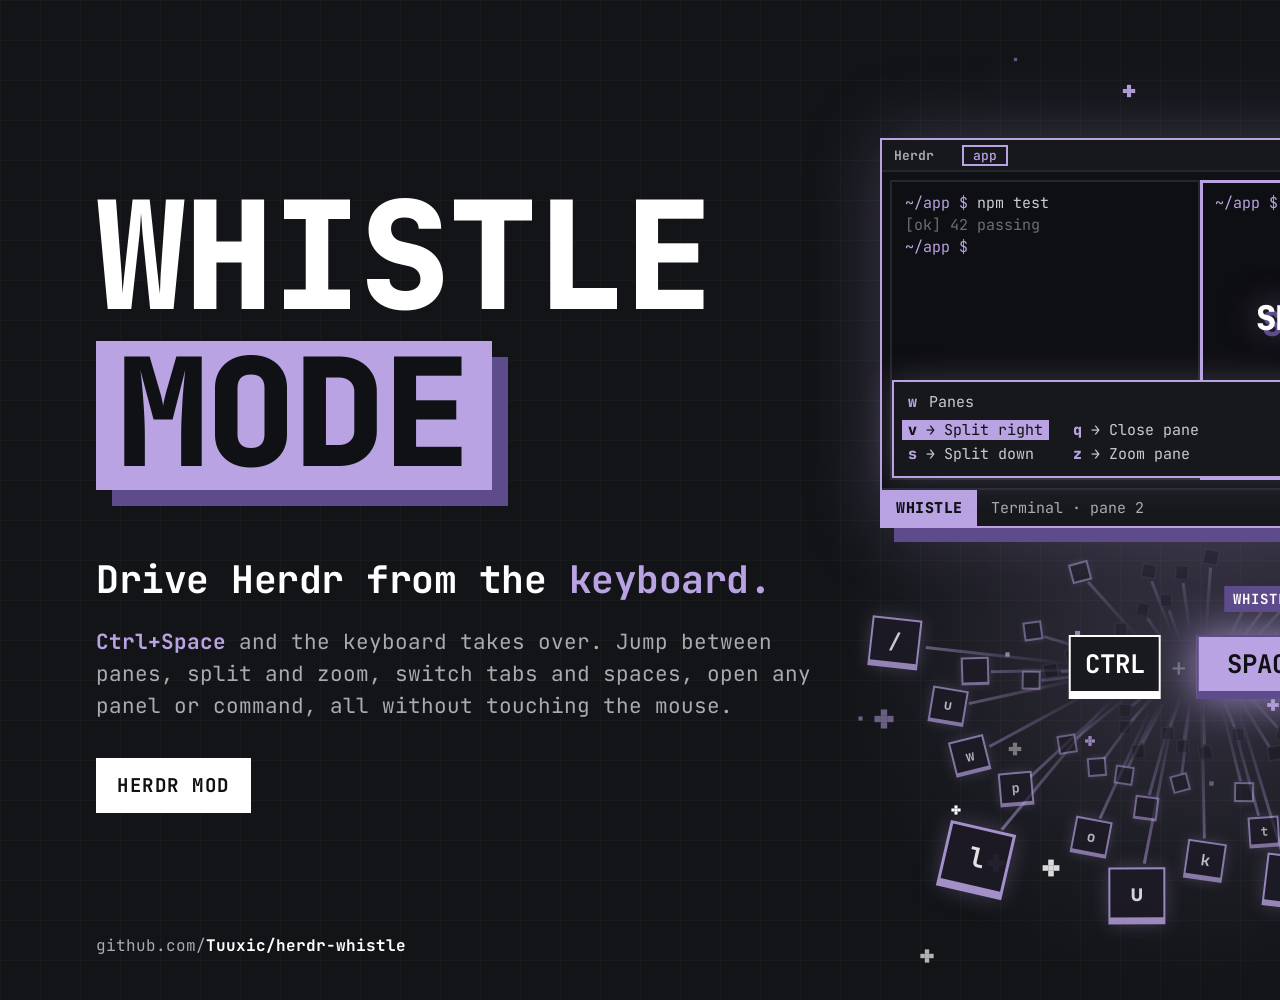
<file: preview-src/index.html>
<!doctype html><html><head><meta charset="utf-8"><title>Whistle preview</title>
<link rel="stylesheet" href="poster.css">
<style>
:root{--accent:#b9a3e3;--accent-deep:#5e4b8b;--deep:#5e4b8b;--glow:rgba(185,163,227,.07);--chrome:#16181c}
.a{position:absolute;left:0;top:0}
.c{transform:translate(-50%,-50%)}
/* keycaps, sized by --s (the video's orbit keys) */
.k{position:absolute;display:flex;align-items:center;justify-content:center;height:var(--s);min-width:var(--s);padding:0 calc(var(--s)*.22);
  font-size:calc(var(--s)*.4);font-weight:700;color:var(--fg);background:#1d1a26;white-space:nowrap;
  border:max(2px,calc(var(--s)*.045)) solid var(--accent);border-bottom-width:calc(var(--s)*.13);box-shadow:0 0 calc(var(--s)*.35) rgba(185,163,227,.3)}
.k.hot{background:var(--accent);color:#101114;border-color:#fff;box-shadow:0 0 calc(var(--s)*.7) rgba(185,163,227,.8)}
.k.ghost{border-color:#3a3550;color:#55506a;background:#17161c;box-shadow:none}
.k.wht{border-color:var(--fg);background:#181a1e;box-shadow:none}
.k.in{position:relative;transform:none}
.px{width:6px;height:6px;background:var(--accent);box-shadow:6px 0 var(--accent),-6px 0 var(--accent),0 6px var(--accent),0 -6px var(--accent)}
.px.w{background:#fff;box-shadow:6px 0 #fff,-6px 0 #fff,0 6px #fff,0 -6px #fff}
.dot{position:absolute;width:5px;height:5px;background:var(--accent)}
.streak{height:3px;transform-origin:0 50%}
.plus{font-size:26px;color:var(--dim)}
/* a Herdr window in WHISTLE mode, drawn in HTML: whistle's bar lit, the w hints open with v picked */
.hz-title{height:30px;display:flex;align-items:center;gap:10px;padding:0 12px;background:var(--chrome);border-bottom:2px solid #24272c;color:var(--muted);font-size:12px;font-weight:700}
.hz-tab{padding:0 9px;border:2px solid var(--accent);color:var(--accent);font-weight:500;margin-left:18px}
.pane{position:absolute;border:2px solid #24272c;background:#0e0f12;padding:8px 11px;overflow:hidden;line-height:20px;white-space:pre}
.pane.f{border-color:var(--accent);box-shadow:inset 0 0 0 1px var(--accent)}
.pane .pr{color:var(--accent)}.pane .o{color:#6c6e73}
.cur{display:inline-block;width:8px;height:15px;background:#c9cbd0;vertical-align:-3px}
.hz-bar{height:34px;display:flex;align-items:center;gap:14px;background:var(--chrome);border-top:2px solid #24272c;font-size:14px}
.hz-bar .badge{height:100%;display:flex;align-items:center;padding:0 14px;font-weight:800;letter-spacing:.5px;background:var(--accent);color:#101114}
.hz-bar .lbl{color:var(--muted)}
.pop{font-size:62px;font-weight:800;letter-spacing:-1px;white-space:nowrap;text-shadow:6px 6px 0 var(--deep),0 0 34px rgba(185,163,227,.5)}
.hw{background:#101114;border:2px solid var(--accent);box-shadow:14px 14px 0 var(--deep),0 0 70px rgba(185,163,227,.25);display:flex;flex-direction:column;font-size:15px;color:#c9cbd0}
.hw .hz-title{height:32px;font-size:13px}
.hw .main{flex:1;position:relative}
.hw .pane{line-height:22px;padding:10px 13px}
.hw .hints{position:absolute;left:10px;right:10px;bottom:10px;background:var(--chrome);border:2px solid var(--accent);padding:10px 14px 12px;font-size:15px;box-shadow:0 0 30px rgba(185,163,227,.25);z-index:2}
.hw .hints .top{display:flex;gap:12px;margin-bottom:8px}.hw .hints .k2{color:var(--accent);font-weight:800}
.hw .hints .grid{display:grid;grid-template-columns:repeat(2,auto);gap:4px 30px;justify-content:start}
.hw .hints .esc{margin-left:auto;color:var(--dim);font-size:12px}
.hw .hints .on{background:var(--accent);color:#101114;padding:0 6px;margin:0 -6px}.hw .hints .on .k2{color:#101114}
.hw .hz-bar{height:38px;font-size:15px}
</style></head><body>
<div class="left" style="top:0;bottom:0;display:flex;flex-direction:column;justify-content:center;z-index:10">
  <div class="title" style="margin-top:0"><span class="plain">WHISTLE</span><span class="box">MODE</span></div>
  <div class="head">Drive Herdr from the <em>keyboard.</em></div>
  <div class="body"><b>Ctrl+Space</b> and the keyboard takes over. Jump between panes, split and zoom, switch tabs and spaces, open any panel or command, all without touching the mouse.</div>
  <div class="chips"><span class="chip solid">HERDR MOD</span></div>
</div>
<div class="url" style="z-index:10">github.com/<b>Tuuxic/herdr-whistle</b></div>
<!-- the right side, in the promo video's look: a Herdr window showing whistle at work (centred on the 1/3 line),
     and Ctrl+Space on the 2/3 line with keycaps warping out of it -->
<div class="a px w" style="left: 1344.23px; top: 750.924px; opacity: 0.755066; transform: scale(0.551082); z-index: 1;"></div>
<div class="a px" style="left: 1270.05px; top: 702.494px; opacity: 0.938654; transform: scale(0.637657); z-index: 1;"></div>
<div class="dot" style="left: 1412.7px; top: 721.364px; opacity: 0.358984; transform: scale(0.779241); z-index: 1;"></div>
<div class="a px w" style="left: 1048.35px; top: 864.826px; opacity: 0.840943; transform: scale(0.93409); z-index: 1;"></div>
<div class="dot" style="left: 1012.72px; top: 57.4969px; opacity: 0.485387; transform: scale(0.663572); z-index: 1;"></div>
<div class="dot" style="left: 913.679px; top: 472.471px; opacity: 0.509557; transform: scale(0.548567); z-index: 1;"></div>
<div class="a px" style="left: 1464.93px; top: 331.662px; opacity: 0.990729; transform: scale(0.663186); z-index: 1;"></div>
<div class="dot" style="left: 1113.44px; top: 239.878px; opacity: 0.819535; transform: scale(1.02729); z-index: 1;"></div>
<div class="dot" style="left: 1208.78px; top: 780.663px; opacity: 0.440759; transform: scale(0.881629); z-index: 1;"></div>
<div class="dot" style="left: 1258.99px; top: 329.969px; opacity: 0.746122; transform: scale(0.504876); z-index: 1;"></div>
<div class="a px" style="left: 1528.33px; top: 354.198px; opacity: 0.918492; transform: scale(0.649517); z-index: 1;"></div>
<div class="a px w" style="left: 953.167px; top: 806.973px; opacity: 0.998886; transform: scale(0.508235); z-index: 1;"></div>
<div class="a px" style="left: 1086.81px; top: 737.825px; opacity: 0.779493; transform: scale(0.546066); z-index: 1;"></div>
<div class="a px" style="left: 880.752px; top: 716.163px; opacity: 0.514734; transform: scale(1.05802); z-index: 1;"></div>
<div class="dot" style="left: 857.642px; top: 715.933px; opacity: 0.535395; transform: scale(0.819902); z-index: 1;"></div>
<div class="a px" style="left: 1470.95px; top: 819.07px; opacity: 0.971716; transform: scale(0.921492); z-index: 1;"></div>
<div class="a px w" style="left: 1230.54px; top: 141.112px; opacity: 0.694147; transform: scale(0.593001); z-index: 1;"></div>
<div class="a px w" style="left: 1011.6px; top: 745.513px; opacity: 0.402034; transform: scale(0.696016); z-index: 1;"></div>
<div class="a px" style="left: 1432.27px; top: 631.71px; opacity: 0.413442; transform: scale(0.674308); z-index: 1;"></div>
<div class="dot" style="left: 1547.25px; top: 340.339px; opacity: 0.833699; transform: scale(0.561328); z-index: 1;"></div>
<div class="dot" style="left: 1415.47px; top: 897.18px; opacity: 0.422404; transform: scale(0.71707); z-index: 1;"></div>
<div class="a px" style="left: 1126.26px; top: 87.7074px; opacity: 0.946573; transform: scale(0.686761); z-index: 1;"></div>
<div class="dot" style="left: 1402.78px; top: 87.853px; opacity: 0.415427; transform: scale(0.807166); z-index: 1;"></div>
<div class="a px" style="left: 1448.41px; top: 232.945px; opacity: 0.41559; transform: scale(0.7183); z-index: 1;"></div>
<div class="dot" style="left: 1324.22px; top: 273.872px; opacity: 0.505893; transform: scale(0.651987); z-index: 1;"></div>
<div class="a px" style="left: 1568.35px; top: 631.677px; opacity: 0.832491; transform: scale(0.523205); z-index: 1;"></div>
<div class="a px w" style="left: 1290.02px; top: 643.212px; opacity: 0.444025; transform: scale(0.700179); z-index: 1;"></div>
<div class="dot" style="left: 1074.53px; top: 630.989px; opacity: 0.735768; transform: scale(1.02115); z-index: 1;"></div>
<div class="a px w" style="left: 1407.77px; top: 300.759px; opacity: 0.460536; transform: scale(0.524948); z-index: 1;"></div>
<div class="a px" style="left: 992.545px; top: 859.647px; opacity: 0.377407; transform: scale(0.966331); z-index: 1;"></div>
<div class="dot" style="left: 1265.53px; top: 303.194px; opacity: 0.853468; transform: scale(1.08221); z-index: 1;"></div>
<div class="dot" style="left: 959.131px; top: 290.598px; opacity: 0.528182; transform: scale(0.676239); z-index: 1;"></div>
<div class="dot" style="left: 1402.02px; top: 43.6071px; opacity: 0.694724; transform: scale(0.662374); z-index: 1;"></div>
<div class="dot" style="left: 1004.8px; top: 652.052px; opacity: 0.716797; transform: scale(0.863145); z-index: 1;"></div>
<div class="a px" style="left: 1330.19px; top: 432.126px; opacity: 0.479512; transform: scale(0.563841); z-index: 1;"></div>
<div class="a px w" style="left: 1102.44px; top: 496.385px; opacity: 0.745881; transform: scale(0.772474); z-index: 1;"></div>
<div class="a px" style="left: 1173.57px; top: 393.366px; opacity: 0.582246; transform: scale(0.651416); z-index: 1;"></div>
<div class="dot" style="left: 1150.57px; top: 524.155px; opacity: 0.583252; transform: scale(0.647137); z-index: 1;"></div>
<div class="a px" style="left: 1420.41px; top: 102.064px; opacity: 0.798271; transform: scale(0.577884); z-index: 1;"></div>
<div class="a px w" style="left: 923.769px; top: 952.905px; opacity: 0.686048; transform: scale(0.734988); z-index: 1;"></div>
<div class="a" style="left: 800px; top: 0px; width: 800px; height: 1000px; background: radial-gradient(520px 460px at 400px 667px, rgba(185, 163, 227, 0.16), transparent 70%); z-index: 0;"></div>
<div class="a streak" style="left: 1246.51px; top: 692.193px; width: 46.2049px; transform: rotate(0.837543rad); background: linear-gradient(90deg, transparent, rgba(185, 163, 227, 0.75)); opacity: 0.293381; z-index: 1;"></div>
<div class="k ghost" style="--s: 14.72691582523423px; left: 1283.34px; top: 733.088px; transform: translate(-50%, -50%) rotate(14.4977deg); opacity: 0.366726; z-index: 2;"></div>
<div class="a streak" style="left: 1155.56px; top: 685.348px; width: 30.9181px; transform: rotate(2.4675rad); background: linear-gradient(90deg, transparent, rgba(185, 163, 227, 0.75)); opacity: 0.243024; z-index: 1;"></div>
<div class="k ghost" style="--s: 14.002333473988784px; left: 1124.84px; top: 709.891px; transform: translate(-50%, -50%) rotate(3.39665deg); opacity: 0.303781; z-index: 2;"></div>
<div class="a streak" style="left: 1129.3px; top: 663.049px; width: 48.317px; transform: rotate(3.25646rad); background: linear-gradient(90deg, transparent, rgba(185, 163, 227, 0.75)); opacity: 0.300338; z-index: 1;"></div>
<div class="k ghost" style="--s: 14.928752606760035px; left: 1072.41px; top: 656.485px; transform: translate(-50%, -50%) rotate(-9.35369deg); opacity: 0.375423; z-index: 2;"></div>
<div class="a streak" style="left: 1139.01px; top: 665.453px; width: 35.8898px; transform: rotate(3.19159rad); background: linear-gradient(90deg, transparent, rgba(185, 163, 227, 0.75)); opacity: 0.259402; z-index: 1;"></div>
<div class="k ghost" style="--s: 14.096025979197739px; left: 1094.72px; top: 663.237px; transform: translate(-50%, -50%) rotate(5.39306deg); opacity: 0.324252; z-index: 2;"></div>
<div class="a streak" style="left: 1120.38px; top: 668.269px; width: 59.3036px; transform: rotate(3.10744rad); background: linear-gradient(90deg, transparent, rgba(185, 163, 227, 0.75)); opacity: 0.336529; z-index: 1;"></div>
<div class="k ghost" style="--s: 16.377020212583854px; left: 1051.29px; top: 670.629px; transform: translate(-50%, -50%) rotate(-11.7653deg); opacity: 0.420662; z-index: 2;"></div>
<div class="a streak" style="left: 1238.87px; top: 709.186px; width: 149.025px; transform: rotate(1.27669rad); background: linear-gradient(90deg, transparent, rgba(185, 163, 227, 0.75)); opacity: 0.632082; z-index: 1;"></div>
<div class="k " style="--s: 53.216308132406866px; left: 1291.33px; top: 882.37px; transform: translate(-50%, -50%) rotate(6.77402deg); opacity: 0.790102; z-index: 2;">t</div>
<div class="a streak" style="left: 1153.34px; top: 650.793px; width: 30.0648px; transform: rotate(3.7318rad); background: linear-gradient(90deg, transparent, rgba(185, 163, 227, 0.75)); opacity: 0.240213; z-index: 1;"></div>
<div class="k ghost" style="--s: 14.000011609195811px; left: 1121.39px; top: 629.386px; transform: translate(-50%, -50%) rotate(-2.03417deg); opacity: 0.300267; z-index: 2;"></div>
<div class="a streak" style="left: 1249.36px; top: 653.163px; width: 30.0086px; transform: rotate(5.7877rad); background: linear-gradient(90deg, transparent, rgba(185, 163, 227, 0.75)); opacity: 0.240028; z-index: 1;"></div>
<div class="k ghost" style="--s: 14.000000205804096px; left: 1283.15px; top: 634.901px; transform: translate(-50%, -50%) rotate(7.96663deg); opacity: 0.300036; z-index: 2;"></div>
<div class="a streak" style="left: 1092.02px; top: 668.012px; width: 100.551px; transform: rotate(3.1184rad); background: linear-gradient(90deg, transparent, rgba(185, 163, 227, 0.75)); opacity: 0.472402; z-index: 1;"></div>
<div class="k " style="--s: 27.778242959070166px; left: 974.834px; top: 670.731px; transform: translate(-50%, -50%) rotate(-1.72132deg); opacity: 0.590503; z-index: 2;"></div>
<div class="a streak" style="left: 1150.03px; top: 707.687px; width: 120.491px; transform: rotate(2.00151rad); background: linear-gradient(90deg, transparent, rgba(185, 163, 227, 0.75)); opacity: 0.538089; z-index: 1;"></div>
<div class="k " style="--s: 36.667645064576334px; left: 1090.54px; top: 837.164px; transform: translate(-50%, -50%) rotate(10.8039deg); opacity: 0.672611; z-index: 2;">o</div>
<div class="a streak" style="left: 1189.58px; top: 705.515px; width: 67.0393px; transform: rotate(1.69314rad); background: linear-gradient(90deg, transparent, rgba(185, 163, 227, 0.75)); opacity: 0.362012; z-index: 1;"></div>
<div class="k " style="--s: 17.797681092780063px; left: 1180.09px; top: 782.652px; transform: translate(-50%, -50%) rotate(-14.8861deg); opacity: 0.452515; z-index: 2;"></div>
<div class="a streak" style="left: 1173.79px; top: 709.781px; width: 155.011px; transform: rotate(1.76365rad); background: linear-gradient(90deg, transparent, rgba(185, 163, 227, 0.75)); opacity: 0.651799; z-index: 1;"></div>
<div class="k " style="--s: 57.2599028849874px; left: 1137.49px; top: 895.636px; transform: translate(-50%, -50%) rotate(-0.114667deg); opacity: 0.814749; z-index: 2;">u</div>
<div class="a streak" style="left: 1253.53px; top: 682.075px; width: 36.1137px; transform: rotate(0.507542rad); background: linear-gradient(90deg, transparent, rgba(185, 163, 227, 0.75)); opacity: 0.260139; z-index: 1;"></div>
<div class="k ghost" style="--s: 14.103466368263287px; left: 1292.49px; top: 703.74px; transform: translate(-50%, -50%) rotate(0.0814661deg); opacity: 0.325174; z-index: 2;"></div>
<div class="a streak" style="left: 1138.52px; top: 636.985px; width: 75.861px; transform: rotate(3.97785rad); background: linear-gradient(90deg, transparent, rgba(185, 163, 227, 0.75)); opacity: 0.391072; z-index: 1;"></div>
<div class="k " style="--s: 19.82210483730708px; left: 1079.71px; top: 571.859px; transform: translate(-50%, -50%) rotate(-14.8637deg); opacity: 0.48884; z-index: 2;"></div>
<div class="a streak" style="left: 1109.16px; top: 699.392px; width: 168.189px; transform: rotate(2.26343rad); background: linear-gradient(90deg, transparent, rgba(185, 163, 227, 0.75)); opacity: 0.695212; z-index: 1;"></div>
<div class="k " style="--s: 66.86171742249088px; left: 976.147px; top: 859.698px; transform: translate(-50%, -50%) rotate(13.0167deg); opacity: 0.869015; z-index: 2;">l</div>
<div class="a streak" style="left: 1270.37px; top: 638.291px; width: 83.6391px; transform: rotate(5.52324rad); background: linear-gradient(90deg, transparent, rgba(185, 163, 227, 0.75)); opacity: 0.416693; z-index: 1;"></div>
<div class="k " style="--s: 21.96442840055262px; left: 1340.55px; top: 571.595px; transform: translate(-50%, -50%) rotate(-14.3617deg); opacity: 0.520867; z-index: 2;"></div>
<div class="a streak" style="left: 1205.92px; top: 629.21px; width: 62.6327px; transform: rotate(4.7845rad); background: linear-gradient(90deg, transparent, rgba(185, 163, 227, 0.75)); opacity: 0.347496; z-index: 1;"></div>
<div class="k ghost" style="--s: 16.947792003168242px; left: 1211.17px; top: 556.597px; transform: translate(-50%, -50%) rotate(11.1871deg); opacity: 0.43437; z-index: 2;"></div>
<div class="a streak" style="left: 1180.25px; top: 638.897px; width: 32.4372px; transform: rotate(4.36593rad); background: linear-gradient(90deg, transparent, rgba(185, 163, 227, 0.75)); opacity: 0.248029; z-index: 1;"></div>
<div class="k ghost" style="--s: 14.016443236823548px; left: 1166.38px; top: 600.477px; transform: translate(-50%, -50%) rotate(2.72046deg); opacity: 0.310036; z-index: 2;"></div>
<div class="a streak" style="left: 1144.63px; top: 676.811px; width: 32.9255px; transform: rotate(2.8088rad); background: linear-gradient(90deg, transparent, rgba(185, 163, 227, 0.75)); opacity: 0.249637; z-index: 1;"></div>
<div class="k ghost" style="--s: 14.02369094065046px; left: 1105.56px; top: 690.316px; transform: translate(-50%, -50%) rotate(5.79468deg); opacity: 0.312046; z-index: 2;"></div>
<div class="a streak" style="left: 1229.93px; top: 709.671px; width: 108.431px; transform: rotate(1.30223rad); background: linear-gradient(90deg, transparent, rgba(185, 163, 227, 0.75)); opacity: 0.498362; z-index: 1;"></div>
<div class="k " style="--s: 31.028244617847136px; left: 1263.64px; top: 832.165px; transform: translate(-50%, -50%) rotate(-3.86007deg); opacity: 0.622952; z-index: 2;">t</div>
<div class="a streak" style="left: 1131.4px; top: 692.032px; width: 71.291px; transform: rotate(2.45786rad); background: linear-gradient(90deg, transparent, rgba(185, 163, 227, 0.75)); opacity: 0.376017; z-index: 1;"></div>
<div class="k " style="--s: 18.719565151756264px; left: 1067.43px; top: 744.161px; transform: translate(-50%, -50%) rotate(-9.0432deg); opacity: 0.470022; z-index: 2;"></div>
<div class="a streak" style="left: 1160.42px; top: 702.289px; width: 70.6528px; transform: rotate(2.03715rad); background: linear-gradient(90deg, transparent, rgba(185, 163, 227, 0.75)); opacity: 0.373915; z-index: 1;"></div>
<div class="k " style="--s: 18.57480674401062px; left: 1123.64px; top: 775.351px; transform: translate(-50%, -50%) rotate(8.21948deg); opacity: 0.467394; z-index: 2;"></div>
<div class="a streak" style="left: 1131.07px; top: 674.751px; width: 47.7986px; transform: rotate(2.91388rad); background: linear-gradient(90deg, transparent, rgba(185, 163, 227, 0.75)); opacity: 0.298631; z-index: 1;"></div>
<div class="k ghost" style="--s: 14.876932388822688px; left: 1075.81px; top: 687.556px; transform: translate(-50%, -50%) rotate(-7.87758deg); opacity: 0.373289; z-index: 2;"></div>
<div class="a streak" style="left: 1172.38px; top: 632.851px; width: 56.6377px; transform: rotate(4.34866rad); background: linear-gradient(90deg, transparent, rgba(185, 163, 227, 0.75)); opacity: 0.327748; z-index: 1;"></div>
<div class="k ghost" style="--s: 15.96420360393009px; left: 1148.82px; top: 570.967px; transform: translate(-50%, -50%) rotate(9.10535deg); opacity: 0.409685; z-index: 2;"></div>
<div class="a streak" style="left: 1279.53px; top: 701.938px; width: 134.708px; transform: rotate(0.89539rad); background: linear-gradient(90deg, transparent, rgba(185, 163, 227, 0.75)); opacity: 0.584921; z-index: 1;"></div>
<div class="k " style="--s: 44.34958072331095px; left: 1380.39px; top: 827.839px; transform: translate(-50%, -50%) rotate(1.74549deg); opacity: 0.731151; z-index: 2;">/</div>
<div class="a streak" style="left: 1094.89px; top: 688.285px; width: 120.12px; transform: rotate(2.64611rad); background: linear-gradient(90deg, transparent, rgba(185, 163, 227, 0.75)); opacity: 0.536864; z-index: 1;"></div>
<div class="k " style="--s: 36.48173252452468px; left: 969.96px; top: 755.803px; transform: translate(-50%, -50%) rotate(-14.0387deg); opacity: 0.67108; z-index: 2;">w</div>
<div class="a streak" style="left: 1227.83px; top: 638.54px; width: 38.4159px; transform: rotate(5.16876rad); background: linear-gradient(90deg, transparent, rgba(185, 163, 227, 0.75)); opacity: 0.267723; z-index: 1;"></div>
<div class="k ghost" style="--s: 14.196062762013815px; left: 1248.52px; top: 596.409px; transform: translate(-50%, -50%) rotate(2.74986deg); opacity: 0.334654; z-index: 2;"></div>
<div class="a streak" style="left: 1113.83px; top: 655.567px; width: 73.3028px; transform: rotate(3.43149rad); background: linear-gradient(90deg, transparent, rgba(185, 163, 227, 0.75)); opacity: 0.382644; z-index: 1;"></div>
<div class="k " style="--s: 19.190670095496507px; left: 1032.55px; top: 631.322px; transform: translate(-50%, -50%) rotate(-7.84427deg); opacity: 0.478306; z-index: 2;"></div>
<div class="a streak" style="left: 1114.59px; top: 697.28px; width: 114.587px; transform: rotate(2.39493rad); background: linear-gradient(90deg, transparent, rgba(185, 163, 227, 0.75)); opacity: 0.518639; z-index: 1;"></div>
<div class="k " style="--s: 33.80608328946978px; left: 1015.6px; top: 788.884px; transform: translate(-50%, -50%) rotate(-4.96905deg); opacity: 0.648299; z-index: 2;">p</div>
<div class="a streak" style="left: 1165.9px; top: 697.961px; width: 50.4953px; transform: rotate(2.05775rad); background: linear-gradient(90deg, transparent, rgba(185, 163, 227, 0.75)); opacity: 0.307514; z-index: 1;"></div>
<div class="k ghost" style="--s: 15.162792231415688px; left: 1138.01px; top: 750.627px; transform: translate(-50%, -50%) rotate(-3.01418deg); opacity: 0.384393; z-index: 2;"></div>
<div class="a streak" style="left: 1250.81px; top: 641.159px; width: 52.1774px; transform: rotate(5.46664rad); background: linear-gradient(90deg, transparent, rgba(185, 163, 227, 0.75)); opacity: 0.313055; z-index: 1;"></div>
<div class="k ghost" style="--s: 15.361490041667212px; left: 1292.85px; top: 596.416px; transform: translate(-50%, -50%) rotate(-3.68658deg); opacity: 0.391319; z-index: 2;"></div>
<div class="a streak" style="left: 1333.76px; top: 679.863px; width: 163.256px; transform: rotate(0.305862rad); background: linear-gradient(90deg, transparent, rgba(185, 163, 227, 0.75)); opacity: 0.678961; z-index: 1;"></div>
<div class="k " style="--s: 63.15482828194727px; left: 1525.57px; top: 740.432px; transform: translate(-50%, -50%) rotate(12.9678deg); opacity: 0.848701; z-index: 2;">x</div>
<div class="a streak" style="left: 1316.82px; top: 657.862px; width: 119.855px; transform: rotate(6.07759rad); background: linear-gradient(90deg, transparent, rgba(185, 163, 227, 0.75)); opacity: 0.535993; z-index: 1;"></div>
<div class="k " style="--s: 36.3499569121439px; left: 1455.5px; top: 628.941px; transform: translate(-50%, -50%) rotate(8.64269deg); opacity: 0.669991; z-index: 2;">h</div>
<div class="a streak" style="left: 1112.34px; top: 671.382px; width: 70.8881px; transform: rotate(3.03058rad); background: linear-gradient(90deg, transparent, rgba(185, 163, 227, 0.75)); opacity: 0.37469; z-index: 1;"></div>
<div class="k " style="--s: 18.62791732815247px; left: 1030.78px; top: 680.473px; transform: translate(-50%, -50%) rotate(1.21814deg); opacity: 0.468363; z-index: 2;"></div>
<div class="a streak" style="left: 1257.04px; top: 660.542px; width: 32.7276px; transform: rotate(6.06601rad); background: linear-gradient(90deg, transparent, rgba(185, 163, 227, 0.75)); opacity: 0.248985; z-index: 1;"></div>
<div class="k ghost" style="--s: 14.020594181264947px; left: 1297.22px; top: 651.678px; transform: translate(-50%, -50%) rotate(-10.5188deg); opacity: 0.311231; z-index: 2;"></div>
<div class="a streak" style="left: 1190.48px; top: 698.701px; width: 39.6093px; transform: rotate(1.71973rad); background: linear-gradient(90deg, transparent, rgba(185, 163, 227, 0.75)); opacity: 0.271654; z-index: 1;"></div>
<div class="k ghost" style="--s: 14.255607949806848px; left: 1183.34px; top: 746.33px; transform: translate(-50%, -50%) rotate(-0.738369deg); opacity: 0.339568; z-index: 2;"></div>
<div class="a streak" style="left: 1173.1px; top: 707.898px; width: 89.2383px; transform: rotate(1.84089rad); background: linear-gradient(90deg, transparent, rgba(185, 163, 227, 0.75)); opacity: 0.435138; z-index: 1;"></div>
<div class="k " style="--s: 23.713973305108322px; left: 1145.5px; top: 807.614px; transform: translate(-50%, -50%) rotate(7.43748deg); opacity: 0.543922; z-index: 2;"></div>
<div class="a streak" style="left: 1202.57px; top: 700.129px; width: 43.4582px; transform: rotate(1.53258rad); background: linear-gradient(90deg, transparent, rgba(185, 163, 227, 0.75)); opacity: 0.284333; z-index: 1;"></div>
<div class="k ghost" style="--s: 14.501376179820971px; left: 1204.56px; top: 752.25px; transform: translate(-50%, -50%) rotate(-14.439deg); opacity: 0.355416; z-index: 2;"></div>
<div class="a streak" style="left: 1146.95px; top: 699.2px; width: 72.967px; transform: rotate(2.20369rad); background: linear-gradient(90deg, transparent, rgba(185, 163, 227, 0.75)); opacity: 0.381538; z-index: 1;"></div>
<div class="k " style="--s: 19.110477403345286px; left: 1097.01px; top: 767.28px; transform: translate(-50%, -50%) rotate(-4.55129deg); opacity: 0.476923; z-index: 2;"></div>
<div class="a streak" style="left: 1255.09px; top: 673.096px; width: 30.2751px; transform: rotate(0.21039rad); background: linear-gradient(90deg, transparent, rgba(185, 163, 227, 0.75)); opacity: 0.240906; z-index: 1;"></div>
<div class="k ghost" style="--s: 14.000209524849948px; left: 1292.91px; top: 681.173px; transform: translate(-50%, -50%) rotate(-13.6517deg); opacity: 0.301133; z-index: 2;"></div>
<div class="a streak" style="left: 1222.32px; top: 706.252px; width: 75.9885px; transform: rotate(1.32528rad); background: linear-gradient(90deg, transparent, rgba(185, 163, 227, 0.75)); opacity: 0.391491; z-index: 1;"></div>
<div class="k " style="--s: 19.854507008133936px; left: 1243.68px; top: 791.518px; transform: translate(-50%, -50%) rotate(0.970646deg); opacity: 0.489364; z-index: 2;"></div>
<div class="a streak" style="left: 1282.96px; top: 654.77px; width: 69.6269px; transform: rotate(5.96685rad); background: linear-gradient(90deg, transparent, rgba(185, 163, 227, 0.75)); opacity: 0.370536; z-index: 1;"></div>
<div class="k " style="--s: 18.34682683285985px; left: 1359.59px; top: 629.686px; transform: translate(-50%, -50%) rotate(11.7551deg); opacity: 0.46317; z-index: 2;"></div>
<div class="a streak" style="left: 1240.44px; top: 697.832px; width: 55.5042px; transform: rotate(1.01609rad); background: linear-gradient(90deg, transparent, rgba(185, 163, 227, 0.75)); opacity: 0.324014; z-index: 1;"></div>
<div class="k ghost" style="--s: 15.800598737050944px; left: 1274.66px; top: 753.073px; transform: translate(-50%, -50%) rotate(-8.84479deg); opacity: 0.405017; z-index: 2;"></div>
<div class="a streak" style="left: 1306.85px; top: 677.552px; width: 103.921px; transform: rotate(0.242508rad); background: linear-gradient(90deg, transparent, rgba(185, 163, 227, 0.75)); opacity: 0.483506; z-index: 1;"></div>
<div class="k " style="--s: 29.126317898630962px; left: 1424.7px; top: 706.704px; transform: translate(-50%, -50%) rotate(0.652085deg); opacity: 0.604382; z-index: 2;"></div>
<div class="a streak" style="left: 1190.07px; top: 632.098px; width: 51.2504px; transform: rotate(4.57687rad); background: linear-gradient(90deg, transparent, rgba(185, 163, 227, 0.75)); opacity: 0.310001; z-index: 1;"></div>
<div class="k ghost" style="--s: 15.250046541094967px; left: 1181.91px; top: 572.251px; transform: translate(-50%, -50%) rotate(2.7975deg); opacity: 0.387502; z-index: 2;"></div>
<div class="a streak" style="left: 1068.84px; top: 662.077px; width: 144.475px; transform: rotate(3.25278rad); background: linear-gradient(90deg, transparent, rgba(185, 163, 227, 0.75)); opacity: 0.617094; z-index: 1;"></div>
<div class="k " style="--s: 50.27555206630064px; left: 895.278px; top: 642.7px; transform: translate(-50%, -50%) rotate(6.39587deg); opacity: 0.771368; z-index: 2;">/</div>
<div class="a streak" style="left: 1202.3px; top: 711.841px; width: 125.419px; transform: rotate(1.55202rad); background: linear-gradient(90deg, transparent, rgba(185, 163, 227, 0.75)); opacity: 0.554322; z-index: 1;"></div>
<div class="k " style="--s: 39.20371140844734px; left: 1205.09px; top: 860.756px; transform: translate(-50%, -50%) rotate(8.2253deg); opacity: 0.692903; z-index: 2;">k</div>
<div class="a streak" style="left: 1238.41px; top: 641.502px; width: 39.1936px; transform: rotate(5.35844rad); background: linear-gradient(90deg, transparent, rgba(185, 163, 227, 0.75)); opacity: 0.270285; z-index: 1;"></div>
<div class="k ghost" style="--s: 14.23397262893307px; left: 1267.15px; top: 603.388px; transform: translate(-50%, -50%) rotate(1.78558deg); opacity: 0.337856; z-index: 2;"></div>
<div class="a streak" style="left: 1180.87px; top: 694.945px; width: 31.6588px; transform: rotate(1.90987rad); background: linear-gradient(90deg, transparent, rgba(185, 163, 227, 0.75)); opacity: 0.245464; z-index: 1;"></div>
<div class="k ghost" style="--s: 14.00761716440754px; left: 1167.55px; top: 732.727px; transform: translate(-50%, -50%) rotate(-0.0800313deg); opacity: 0.30683; z-index: 2;"></div>
<div class="a streak" style="left: 1084.22px; top: 676.514px; width: 118.344px; transform: rotate(2.9272rad); background: linear-gradient(90deg, transparent, rgba(185, 163, 227, 0.75)); opacity: 0.531017; z-index: 1;"></div>
<div class="k " style="--s: 35.60480694462987px; left: 947.714px; top: 706.237px; transform: translate(-50%, -50%) rotate(9.41628deg); opacity: 0.663771; z-index: 2;">u</div>
<div class="a streak" style="left: 1166.4px; top: 642.672px; width: 32.2956px; transform: rotate(4.0951rad); background: linear-gradient(90deg, transparent, rgba(185, 163, 227, 0.75)); opacity: 0.247562; z-index: 1;"></div>
<div class="k ghost" style="--s: 14.014587402688095px; left: 1142.84px; top: 609.479px; transform: translate(-50%, -50%) rotate(14.1425deg); opacity: 0.309452; z-index: 2;"></div>
<div class="a streak" style="left: 1303.13px; top: 651.874px; width: 103.564px; transform: rotate(5.93151rad); background: linear-gradient(90deg, transparent, rgba(185, 163, 227, 0.75)); opacity: 0.482327; z-index: 1;"></div>
<div class="k " style="--s: 28.980215034077943px; left: 1416.68px; top: 610.209px; transform: translate(-50%, -50%) rotate(-11.3239deg); opacity: 0.602909; z-index: 2;"></div>
<div class="a streak" style="left: 1222.37px; top: 694.906px; width: 33.3414px; transform: rotate(1.18149rad); background: linear-gradient(90deg, transparent, rgba(185, 163, 227, 0.75)); opacity: 0.251007; z-index: 1;"></div>
<div class="k ghost" style="--s: 14.030905956403167px; left: 1238.22px; top: 733.541px; transform: translate(-50%, -50%) rotate(-2.62135deg); opacity: 0.313759; z-index: 2;"></div>
<div class="a streak" style="left: 1143.28px; top: 658.85px; width: 33.3149px; transform: rotate(3.41528rad); background: linear-gradient(90deg, transparent, rgba(185, 163, 227, 0.75)); opacity: 0.25092; z-index: 1;"></div>
<div class="k ghost" style="--s: 14.030418914474676px; left: 1103.1px; top: 647.57px; transform: translate(-50%, -50%) rotate(-4.39208deg); opacity: 0.31365; z-index: 2;"></div>
<div class="a streak" style="left: 1284.83px; top: 672.953px; width: 67.6288px; transform: rotate(0.153559rad); background: linear-gradient(90deg, transparent, rgba(185, 163, 227, 0.75)); opacity: 0.363954; z-index: 1;"></div>
<div class="k " style="--s: 17.91952085247609px; left: 1362.29px; top: 684.942px; transform: translate(-50%, -50%) rotate(9.13079deg); opacity: 0.454942; z-index: 2;"></div>
<div class="a streak" style="left: 1157.23px; top: 690.82px; width: 39.4552px; transform: rotate(2.30238rad); background: linear-gradient(90deg, transparent, rgba(185, 163, 227, 0.75)); opacity: 0.271147; z-index: 1;"></div>
<div class="k ghost" style="--s: 14.247475988057603px; left: 1125.17px; top: 726.54px; transform: translate(-50%, -50%) rotate(6.58852deg); opacity: 0.338933; z-index: 2;"></div>
<div class="a streak" style="left: 1277.82px; top: 689.523px; width: 78.1267px; transform: rotate(0.584414rad); background: linear-gradient(90deg, transparent, rgba(185, 163, 227, 0.75)); opacity: 0.398535; z-index: 1;"></div>
<div class="k " style="--s: 20.411560877601428px; left: 1353.19px; top: 739.383px; transform: translate(-50%, -50%) rotate(-8.97301deg); opacity: 0.498169; z-index: 2;"></div>
<div class="a hw" style="left: 880px; top: 138px; width: 640px; height: 390px; z-index: 4;"><div class="hz-title">Herdr<span class="hz-tab">app</span></div>
   <div class="main"><div style="position:absolute;inset:8px">
     <div class="pane" style="left:0;top:0;width:50%;height:100%"><span class="pr">~/app $</span> npm test
<span class="o">[ok] 42 passing</span>
<span class="pr">~/app $</span> </div>
     <div class="pane f" style="left:50%;top:0;width:50%;height:100%"><span class="pr">~/app $</span> <span class="cur"></span></div></div>
     <div class="hints"><div class="top"><span class="k2">w</span><span>Panes</span><span class="esc">Esc cancels</span></div>
      <div class="grid"><span class="on"><span class="k2">v</span> → Split right</span><span><span class="k2">q</span> → Close pane</span><span><span class="k2">s</span> → Split down</span><span><span class="k2">z</span> → Zoom pane</span></div></div></div>
   <div class="hz-bar"><span class="badge">WHISTLE</span><span class="lbl">Terminal · pane 2</span></div></div>
<div class="k wht" style="--s: 58px; left: 1316px; top: 253.2px; transform: translate(-50%, -50%) rotate(0deg); opacity: 1; z-index: 6;">w</div>
<div class="k hot" style="--s: 66px; left: 1390px; top: 249.2px; transform: translate(-50%, -50%) rotate(5deg); opacity: 1; z-index: 6;">v</div>
<div class="a pop c" style="left: 1360px; top: 317.2px; font-size: 34px; z-index: 7;">SPLIT RIGHT</div>
<div class="a" style="left: 1200px; top: 667px; transform: translate(-50%, -50%); display: flex; align-items: center; gap: 10px; z-index: 6;">
<div class="k in wht" style="--s: 64px; opacity: 1; z-index: 2;">CTRL</div><div class="plus">+</div>
<div class="k in hot" style="--s: 64px; opacity: 1; z-index: 2; min-width: 134.4px; border-color: var(--deep);">SPACE<div class="tag" style="position: absolute; left: 50%; top: -51.2px; transform: translateX(-50%);">WHISTLE</div></div></div>
</body></html>
</file>
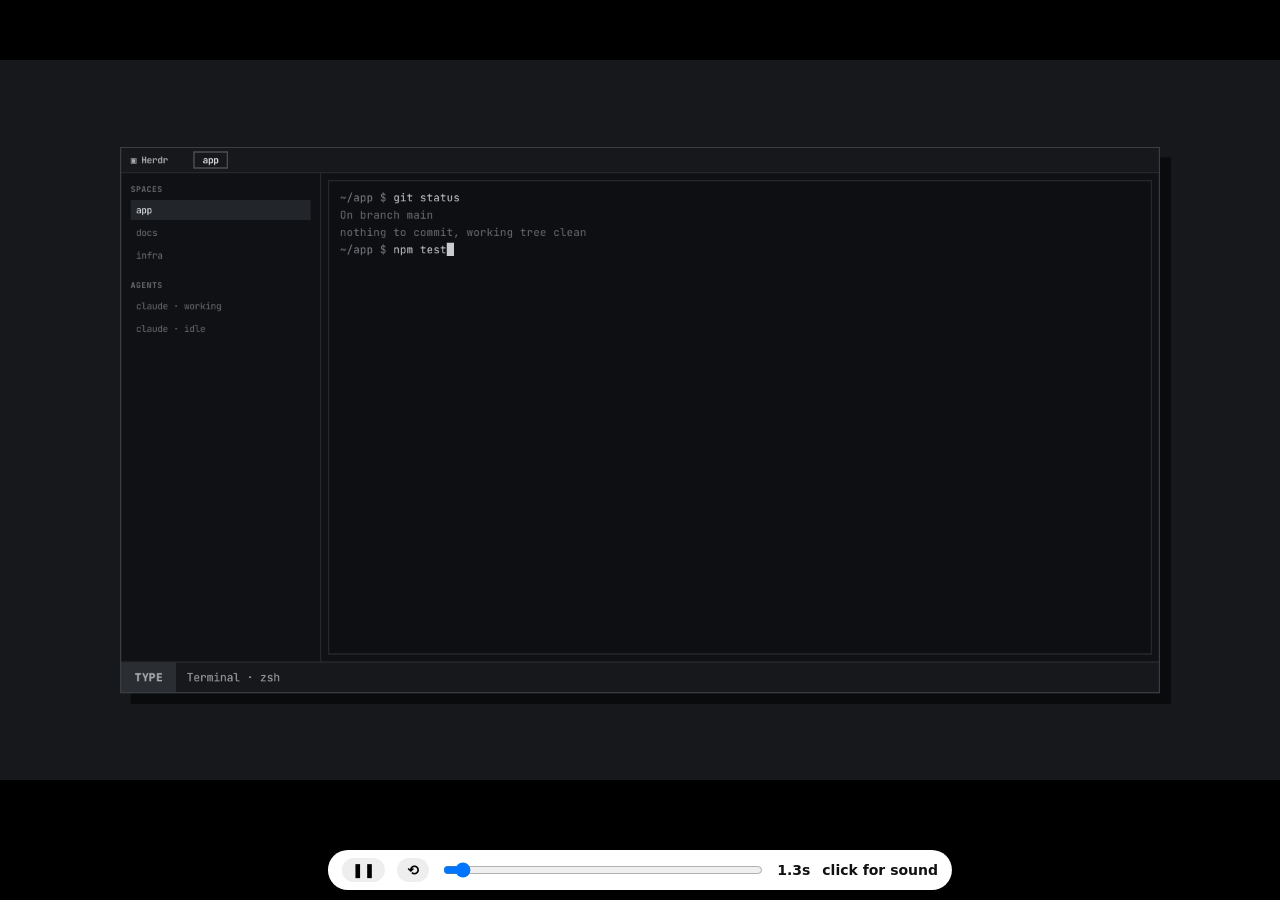
<file: preview-src/video.html>
<!doctype html><html><head><meta charset="utf-8"><title>Whistle promo video</title>
<!--
  The whistle promo video (1920×1080, 34 s), drawn in HTML. A dull TYPE screen, Ctrl+Space, a keycap warp that
  slows into an orbit around the Herdr window, seven commands whose keys fly out of the orbit to where they act,
  `i` back to typing, the combo counter rolling to ∞ with a burst of keys, a second Ctrl+Space, and the title card.
  Sound: 8bit-sfx one-shots (baked into video-sfx.js by video-sfx-bake.mjs) for the clicks, sequenced into the
  Orbit theme for the music; the music's clock follows the video (every key press a beat, every command a bar).
  Space pause/play · R restart · drag the scrubber · ?t=7 starts paused at 7 s · ?clean=1 hides the bar.
  window.renderAt(t) draws one frame and window.renderSound() mixes the whole soundtrack offline;
  video-render.mjs uses both to write the MP4.
-->
<link rel="stylesheet" href="https://fonts.googleapis.com/css2?family=JetBrains+Mono:wght@400;500;700;800&display=block">
<style>
:root{--bg:#121417;--dull:#17181b;--fg:#fff;--muted:#a9abb0;--dim:#6c6e73;--accent:#b9a3e3;--deep:#5e4b8b;--chrome:#16181c}
*{box-sizing:border-box}
html,body{margin:0;height:100%;background:#000;overflow:hidden}
#stage{position:absolute;left:0;top:0;width:1920px;height:1080px;transform-origin:0 0;overflow:hidden;background:var(--dull);font-family:"JetBrains Mono",monospace;color:var(--fg)}
.abs{position:absolute;left:0;top:0;will-change:transform,opacity}
#stage.still .abs{will-change:auto}  /* renderAt: no compositor layers, whose raster scale lags on the wall clock */
.grid-bg{position:absolute;inset:0;background:radial-gradient(900px 700px at 50% 50%,rgba(185,163,227,.10),transparent 70%),linear-gradient(rgba(255,255,255,.03) 1px,transparent 1px) 0 0/40px 40px,linear-gradient(90deg,rgba(255,255,255,.03) 1px,transparent 1px) 0 0/40px 40px,var(--bg)}
.flash{position:absolute;inset:0;background:var(--accent);mix-blend-mode:screen;pointer-events:none;z-index:200}

.cap{display:inline-flex;align-items:center;justify-content:center;height:64px;min-width:64px;padding:0 16px;border:3px solid var(--fg);border-bottom-width:9px;font-size:24px;font-weight:700;background:#181a1e;color:var(--fg);white-space:nowrap}
.cap.hot{background:var(--accent);color:#101114;border-color:var(--deep)}
.cap.orb{border-color:var(--accent);background:#1d1a26;box-shadow:0 0 18px rgba(185,163,227,.3)}
.cap.orb.hot{background:var(--accent);color:#101114;border-color:var(--fg);box-shadow:0 0 40px rgba(185,163,227,.8)}
.cap.xl{height:150px;min-width:150px;font-size:84px;font-weight:800;border-width:5px;border-bottom-width:16px}
.plus{font-size:30px;color:var(--dim);margin:0 10px}
.combo{display:flex;align-items:center}
.px{width:6px;height:6px;background:var(--accent);box-shadow:6px 0 var(--accent),-6px 0 var(--accent),0 6px var(--accent),0 -6px var(--accent)}
.px.w{background:#fff;box-shadow:6px 0 #fff,-6px 0 #fff,0 6px #fff,0 -6px #fff}
.dot{width:6px;height:6px;background:var(--accent)}
.streak{height:4px;background:linear-gradient(90deg,transparent,rgba(185,163,227,.8));transform-origin:100% 50%}

/* a Herdr window, drawn in HTML */
.herdr{background:#101114;border:2px solid #3a3d43;box-shadow:16px 16px 0 #0a0b0d;display:flex;flex-direction:column;font-size:16px;color:#c9cbd0;transition:border-color .2s steps(3),box-shadow .2s steps(3)}
.herdr.w{border-color:var(--accent);box-shadow:16px 16px 0 var(--deep),0 0 80px rgba(185,163,227,.25)}
.hz-title{height:38px;display:flex;align-items:center;gap:10px;padding:0 14px;background:var(--chrome);border-bottom:2px solid #24272c;color:var(--muted);font-size:14px;font-weight:700}
.hz-tabs{display:flex;gap:6px;margin-left:28px}
.hz-tab{padding:2px 12px;border:2px solid #2a2d32;color:var(--dim);font-weight:500}
.hz-tab.on{border-color:#4a4d53;color:var(--fg)}
.herdr.w .hz-tab.on{border-color:var(--accent);color:var(--accent)}
.hz-body{flex:1;display:flex;min-height:0}
.hz-side{width:300px;border-right:2px solid #24272c;padding:16px 14px;font-size:14px;color:var(--dim)}
.hz-side h6{margin:0 0 8px;font-size:12px;letter-spacing:1px;font-weight:700}
.hz-side .it{padding:6px 8px;margin-bottom:4px}
.hz-side .it.sel{background:#22252a;color:var(--fg)}
.hz-main{flex:1;position:relative}
.hz-panes{position:absolute;inset:10px}
.pane{position:absolute;border:2px solid #24272c;background:#0e0f12;padding:12px 16px;overflow:hidden;line-height:26px;white-space:pre;}
.pane.f{border-color:var(--accent);box-shadow:inset 0 0 0 1px var(--accent)}
.pane .pr{color:#7d8088}.herdr.w .pane .pr{color:var(--accent)}
.pane .o{color:#6c6e73}
.cur{display:inline-block;width:11px;height:20px;background:#c9cbd0;vertical-align:-4px}
#stage.blinkoff .cur{opacity:0}  /* the cursor blinks on the video's clock, so rendered frames match playback */
.pane:not(.foc) .cur{visibility:hidden}  /* one cursor: the focused pane's */
.hz-bar{height:46px;display:flex;align-items:center;gap:16px;background:var(--chrome);border-top:2px solid #24272c;font-size:17px}
.hz-bar .badge{height:100%;display:flex;align-items:center;padding:0 20px;font-weight:800;letter-spacing:.5px;background:#2a2d32;color:var(--muted)}
.herdr.w .hz-bar .badge{background:var(--accent);color:#101114}
.hz-bar .lbl{color:var(--muted)}
.hz-hints{position:absolute;left:12px;bottom:56px;width:640px;background:var(--chrome);border:2px solid var(--accent);padding:12px 16px 14px;font-size:17px;box-shadow:0 0 30px rgba(185,163,227,.18);display:none}
.hz-hints .k{color:var(--accent);font-weight:800}
.hz-hints .g{display:grid;grid-template-columns:repeat(2,auto);gap:6px 36px;justify-content:start;margin-top:10px}
.hz-pal{position:absolute;left:50%;top:20%;width:660px;transform:translateX(-50%);background:var(--chrome);border:2px solid var(--accent);box-shadow:12px 12px 0 var(--deep);font-size:18px;display:none}
.hz-pal .in{padding:14px 18px;border-bottom:2px solid #24272c}
.hz-pal .row{display:flex;justify-content:space-between;padding:10px 18px;color:var(--muted)}
.hz-pal .row.sel{background:#22252a;color:var(--fg)}.hz-pal .row b{color:var(--accent)}

/* title card */
.t-big{font-size:170px;font-weight:800;letter-spacing:-3px;line-height:.9}
.t-box{font-size:170px;font-weight:800;letter-spacing:-3px;line-height:.9;padding:6px 28px 14px;background:var(--accent);color:#101114;box-shadow:18px 18px 0 var(--deep)}
.t-head{font-size:46px;font-weight:700;letter-spacing:-.5px;white-space:nowrap}.t-head em{font-style:normal;color:var(--accent)}
.t-url{font-size:22px;color:var(--muted)}.t-url b{color:var(--fg)}

/* the demo's HUD: mode badge, command names, combo counter, banner */
.modehud{display:flex;align-items:center;gap:18px;white-space:nowrap}
.modehud .mode{font-size:30px;font-weight:800;letter-spacing:1px;padding:8px 18px 10px;background:var(--accent);color:#101114;box-shadow:8px 8px 0 var(--deep)}
.modehud .mode.t{background:#2a2d32;color:var(--muted);box-shadow:8px 8px 0 #0a0b0d}
.modehud .sub{font-size:22px;color:var(--muted)}
.pop.sm{font-size:60px;text-shadow:5px 5px 0 var(--deep),0 0 30px rgba(185,163,227,.5)}
.pop{font-size:92px;font-weight:800;letter-spacing:-1px;white-space:nowrap;text-shadow:7px 7px 0 var(--deep),0 0 40px rgba(185,163,227,.5)}
.hud{font-size:30px;font-weight:800;letter-spacing:1px;white-space:nowrap}.hud b{color:var(--accent);font-size:56px}
.banner{font-size:72px;font-weight:800;padding:18px 40px;background:var(--fg);color:#101114;box-shadow:14px 14px 0 var(--deep);white-space:nowrap}
.banner em{font-style:normal;color:var(--deep)}
.hud .inf{font-size:1.6em;line-height:0;vertical-align:-.08em}

/* player controls: not part of the video */
#bar{position:fixed;left:50%;bottom:10px;transform:translateX(-50%);display:flex;align-items:center;gap:12px;padding:8px 14px;background:#fff;color:#111;font:600 14px system-ui,sans-serif;border-radius:999px;box-shadow:0 4px 20px rgba(0,0,0,.5);z-index:999}
#bar button{border:0;background:#eee;border-radius:999px;padding:4px 10px;font:inherit;cursor:pointer}
#bar input{width:320px}
</style></head><body>
<div id="stage"></div>
<div id="bar"><button id="play">❚❚</button><button id="rst">⟲</button><input id="scrub" type="range" min="0" step="0.01"><span id="tm">0.0s</span><span id="sfxhint">click for sound</span></div>
<script src="video-sfx.js"></script>
<script>
const W=1920,H=1080,DUR=34,TAIL=1.2;   // TAIL: the end card holds while the last chord rings out
const $=(tag,cls,html)=>{const e=document.createElement(tag);if(cls)e.className=cls;if(html!=null)e.innerHTML=html;return e};
const add=(p,e)=>(p.append(e),e);
const clamp=(x,a=0,b=1)=>Math.max(a,Math.min(b,x));
const seg=(t,a,b)=>clamp((t-a)/(b-a));
const lerp=(a,b,p)=>a+(b-a)*p;
const eio=p=>p<.5?4*p*p*p:1-Math.pow(-2*p+2,3)/2;
const eout=p=>1-Math.pow(1-p,3);
const backOut=(p,c=1.2)=>1+(c+1)*Math.pow(p-1,3)+c*Math.pow(p-1,2);
const steps=(p,n)=>Math.ceil(p*n)/n;           // chunky, game-like motion
const snap=v=>Math.round(v/4)*4;                // positions on a 4 px grid
const rng=s=>()=>{s|=0;s=s+0x6D2B79F5|0;let t=Math.imul(s^s>>>15,1|s);t=t+Math.imul(t^t>>>7,61|t)^t;return((t^t>>>14)>>>0)/4294967296};
function put(el,x,y,{s=1,r=0,o=1,z,ax=.5}={}){
  el.style.transform=`translate(${snap(x)}px,${snap(y)}px) translate(${-ax*100}%,-50%) scale(${s}) rotate(${r}deg)`;
  el.style.opacity=o;el.style.visibility=o<=.001?'hidden':'visible';if(z!=null)el.style.zIndex=z;
}
const cap=(label,cls='')=>$('span','cap '+cls,label);
function pressCap(el,p,base=9){el.style.borderBottomWidth=(base-6*p)+'px';el.style.marginTop=(12*p)+'px'}
function makeCombo(S){
  const el=add(S,$('div','abs combo'));
  const c=add(el,cap('CTRL'));add(el,$('span','plus','+'));const s=add(el,cap('SPACE','hot'));s.style.minWidth='130px';
  return {el,set(pc,ps){pressCap(c,pc);pressCap(s,ps)}};
}
const shake=(t,at,len=.35,amp=14)=>t>at&&t<at+len?Math.round(Math.sin(t*97)*amp*(1-(t-at)/len)):0;
const flashAt=(el,t,at,len=.3)=>{el.style.opacity=t>=at&&t<at+len?.85*(1-steps((t-at)/len,4)):0};

// ---------- a Herdr window ----------
const LAYOUTS={one:[[0,0,1,1,1],[1,0,0,1,0],[1,1,0,0,0]],
  v:[[0,0,.5,1,1],[.5,0,.5,1,1],[.5,1,.5,0,0]],
  vs:[[0,0,.5,1,1],[.5,0,.5,.5,1],[.5,.5,.5,.5,1]]};
function makeHerdr(S,w,h){
  const el=add(S,$('div','abs herdr'));el.style.width=w+'px';el.style.height=h+'px';
  el.innerHTML=`<div class="hz-title">▣ Herdr<span class="hz-tabs"></span></div>
  <div class="hz-body"><div class="hz-side"><h6>SPACES</h6><div class="it sel">app</div><div class="it">docs</div><div class="it">infra</div>
    <h6 style="margin-top:22px">AGENTS</h6><div class="it">claude · working</div><div class="it">claude · idle</div></div>
    <div class="hz-main"><div class="hz-panes"></div></div></div>
  <div class="hz-bar"><span class="badge">TYPE</span><span class="lbl"></span></div>
  <div class="hz-hints"><span class="k">w</span>&nbsp; Panes<div class="g"><span><span class="k">v</span> → Split right</span><span><span class="k">q</span> → Close pane</span><span><span class="k">s</span> → Split down</span><span><span class="k">z</span> → Zoom pane</span></div></div>
  <div class="hz-pal"><div class="in">&gt; spl<span class="cur"></span></div><div class="row sel"><span>Split right</span><b>w v</b></div><div class="row"><span>Split down</span><b>w s</b></div><div class="row"><span>Zoom pane</span><b>z</b></div><div class="row"><span>New tab</span><b>t</b></div></div>`;
  const q=s=>el.querySelector(s), panesEl=q('.hz-panes'),badge=q('.badge'),lbl=q('.lbl'),tabs=q('.hz-tabs'),hints=q('.hz-hints'),pal=q('.hz-pal');
  const panes=[0,1,2].map(()=>add(panesEl,$('div','pane')));
  const P='<span class="pr">~/app $</span> ';
  const body=[
    (typed,fresh)=>fresh?P+'<span class="cur"></span>':P+'git status\n<span class="o">On branch main\nnothing to commit, working tree clean</span>\n'+P+typed+'<span class="cur"></span>',
    ()=>P+'<span class="cur"></span>',
    ()=>P+'tail -f build.log\n<span class="o">[ok] compiled 412 modules\n[ok] watching…</span>'];
  const memo={};
  const setHTML=(k,node,html)=>{if(memo[k]!==html){memo[k]=html;node.innerHTML=html}};
  const rects=s=>{const L=LAYOUTS[s.layout||'one'],f=s.focus||0;return L.map((r,i)=>s.zoom?(i===f?[0,0,1,1,1]:[...r.slice(0,4),0]):r)};
  return {el,set(s,from,p=1){
    const w=!!s.whistle,f=s.focus||0;
    el.classList.toggle('w',w);
    setHTML('b',badge,w?'WHISTLE':'TYPE');
    setHTML('l',lbl,w?`Terminal · pane ${f+1}`:'Terminal · zsh');
    setHTML('t',tabs,Array.from({length:s.tabs||1},(_,i)=>`<span class="hz-tab${i===(s.tabs||1)-1?' on':''}">${['app','tab 2','tab 3'][i]}</span>`).join(''));
    const A=rects(s),B=from?rects(from):A;
    panes.forEach((pn,i)=>{const r=A[i].map((v,j)=>lerp(B[i][j],v,p));
      pn.style.left=r[0]*100+'%';pn.style.top=r[1]*100+'%';pn.style.width=r[2]*100+'%';pn.style.height=r[3]*100+'%';pn.style.opacity=r[4];
      pn.classList.toggle('f',w&&i===f);pn.classList.toggle('foc',i===f);setHTML('p'+i,pn,body[i](s.typed||'',s.fresh))});
    hints.style.display=s.hints?'block':'none';pal.style.display=s.palette?'block':'none';
  }};
}
const typing=(t,a,str,cps=14)=>str.slice(0,clamp(Math.floor((t-a)*cps),0,str.length));

// ---------- the orbit: three rings of keycaps around a centre ----------
const HALO=[[860,440],[920,455],[980,465]],END_RADII=[[720,260],[840,320],[960,370]];
const lerpRadii=(a,b,p)=>a.map((r,i)=>[lerp(r[0],b[i][0],p),lerp(r[1],b[i][1],p)]);
function makeOrbit(S,R){
  const rings=[{keys:[...'hjkl'],sp:.6},{keys:[...'wvszpqt'],sp:-.38},{keys:[...'a/?mioxung','esc'],sp:.24}],keys=[];
  rings.forEach((ring,ri)=>ring.keys.forEach((k,i,a)=>keys.push({k,ri,sp:ring.sp,el:add(S,$('span','abs cap orb',k)),a0:i/a.length*Math.PI*2+ri*.7,d:R()*.6,tilt:(R()-.5)*24})));
  // g: {t,phase,cx,cy,radii,tilt,rs,born,o,hot:Set, src+morph: spiral in from the warp, avoid/win: fade keys over the window}
  const at=(k,g)=>{const a=k.a0+k.sp*g.phase,dep=Math.sin(a),[rx,ry]=g.radii[k.ri],b=eout(seg(g.t,g.born+k.d,g.born+.9+k.d));
    let x=Math.cos(a)*rx*g.rs,y=dep*ry*g.rs;const c=Math.cos(g.tilt),s=Math.sin(g.tilt);[x,y]=[x*c-y*s,x*s+y*c];
    const r={x:g.cx+x*b,y:g.cy+y*b,dep,b,s:lerp(.2,1,b)*lerp(.7,1.15,(dep+1)/2)*Math.max(g.rs,.35)};
    if(g.src&&g.morph<1){const q=g.src[k.k],m=g.morph;   // spiral from where the warp left the key into its ring
      const rs=Math.hypot(q.x-g.cx,q.y-g.cy),as=Math.atan2(q.y-g.cy,q.x-g.cx),rt=Math.hypot(r.x-g.cx,r.y-g.cy),at2=Math.atan2(r.y-g.cy,r.x-g.cx);
      let da=Math.atan2(Math.sin(at2-as),Math.cos(at2-as));if(Math.sign(da)!==Math.sign(k.sp))da+=2*Math.PI*Math.sign(k.sp);
      const rr=lerp(rs,rt,m),aa=as+da*m;r.x=g.cx+Math.cos(aa)*rr;r.y=g.cy+Math.sin(aa)*rr;
      r.s=lerp(q.s,r.s,m)}
    return r};
  return{pos:(label,g)=>at(keys.find(x=>x.k===label),g),
    update(g){keys.forEach(k=>{const p=at(k,g),hot=g.hot&&g.hot.has(k.k);k.el.classList.toggle('hot',!!hot);
      const over=g.avoid&&!hot&&Math.abs(p.x-g.cx)<g.avoid[0]&&Math.abs(p.y-g.cy)<g.avoid[1];
      const mf=g.morphFront&&g.morph<1,inWin=g.win&&Math.abs(p.x-g.cx)<g.win[0]&&Math.abs(p.y-g.cy)<g.win[1],back=mf&&p.dep<0&&inWin?1-seg(g.morph,.6,1):1;
      put(k.el,p.x,p.y,{s:p.s*(hot?1.35:1),r:hot?0:k.tilt+Math.sin(g.t*2+k.a0)*6,o:p.b>0?(hot?1:lerp(.45,1,(p.dep+1)/2))*g.o*back*(over?lerp(1,.15,g.avoidK??1):1):0,z:hot?120:mf?90:(p.dep>0?60:40)+Math.round(p.dep*20)})})}};
}
function makeStars(S,R,n){
  const st=Array.from({length:n},()=>({el:add(S,$('div','abs '+(R()<.3?'px w':R()<.5?'px':'dot'))),x:R()*W,y:R()*H,ph:R()*6,d:R()*1.4,s:.5+R()*.8}));
  return(t,from,to=1e9,hide=()=>false)=>st.forEach(s=>{const v=seg(t,from+s.d,from+.3+s.d);
    put(s.el,s.x,s.y,{s:s.s*(v<1?steps(v,3)*1.6:1),o:v>0&&t<to&&!hide(s.x,s.y)?.35+.65*(Math.sin(t*3+s.ph)>0?1:.3):0,z:10})});
}
// ---------- the warp: keycap hyperspace; the claimed keys stop at the handoff and become the orbit ----------
function makeWarp(S,R,{t0,cruise,stop,claim,handoff,ramp}){
  const HO=handoff;
  const v=t=>t<t0?0:t<t0+ramp?1.3*eio(seg(t,t0,t0+ramp)):t<cruise?1.3:1.3*(1-eio(seg(t,cruise,stop)));
  const D=t=>{let d=0;for(let u=t0;u<Math.min(t,stop);u+=1/120)d+=v(u)/120;return d};
  const pool='hjklvszpqtaoimnuxgcbdfry/?;[]';
  const nc=claim.length;
  const parts=Array.from({length:120},(_,i)=>{const c=i<nc,th=c?i/nc*Math.PI*2+R()*.2:R()*Math.PI*2;
    return{c,i,th,r0:c?90+R()*60:60+R()*140,z0:c?((.3+(i%5)*.08+D(HO))%1):R(),el:add(S,$('span','abs cap orb xl',c?claim[i]:pool[Math.floor(R()*pool.length)])),
      st:add(S,$('div','abs streak')),skip:[R(),R()]}});   // skip: two draws the seeded layout depends on
  const pos=(p,dd)=>{const z=((p.z0-dd)%1+1)%1,dep=.06+z*.94;return{x:960+Math.cos(p.th)*p.r0/dep,y:540+Math.sin(p.th)*p.r0/dep,s:clamp(.16/dep,0,1.6),z,dep}};
  const run=t=>{
    const dd=D(t),vel=v(t),arrive=seg(t,t0+.2,t0+1);
    parts.forEach(p=>{const q=pos(p,dd);
      if(p.c&&t>=HO){p.el.style.opacity=0;p.st.style.opacity=0;return}
      const vis=q.dep>.09&&t>=t0+.1&&arrive>q.z*.5,fade=t>=HO?seg(t,HO,HO+.35):0;   // the rest fade out after the handoff
      put(p.el,q.x,q.y,{s:q.s*(1-fade),r:(p.th*57)%20-10,o:vis?clamp((1-q.z)*2)*(1-fade):0,z:60+Math.round((1-q.z)*40)});
      const len=vel*clamp(28/q.dep,0,420);p.st.style.width=len+'px';
      put(p.st,q.x-Math.cos(p.th)*len/2,q.y-Math.sin(p.th)*len/2,{r:p.th*180/Math.PI,o:vis&&len>8?clamp((1-q.z)*2)*.8:0,z:55});
    });
  };
  // where a claimed key freezes at the handoff, in orbit-cap scale (an xl cap is 150 px, an orbit cap 64)
  run.claimPos=i=>{const q=pos(parts[i],D(HO));return{x:q.x,y:q.y,s:q.s*150/64}};
  return run;
}
// ---------- the demo: each command's keys fly out of the orbit to where it acts, its name under them ----------
function makeCommandRun(S,hz,seqs,o){
  const fly=o.fly,acts=[];
  seqs.forEach((sq,i)=>{sq.caps=sq.keys.map(([k])=>add(S,$('span','abs cap hot',k.length>1?k.toUpperCase():k)));
    sq.lab=add(S,$('div','abs pop sm',sq.label));
    const last=sq.keys[sq.keys.length-1][1],next=seqs[i+1];sq.last=last;sq.end=Math.min(last+o.hold,next?next.keys[0][1]-fly-.1:1e9);
    sq.keys.slice(0,-1).forEach(([k,at])=>acts.push({at,hints:1}));acts.push({at:last,...sq.state,cmd:sq.cmd})});
  const hud=add(S,$('div','abs hud')),banner=add(S,$('div','abs banner'));banner.innerHTML=o.bannerHTML;
  const stateAt=u=>{const d=acts.filter(a=>u>=a.at),st={...o.base};d.forEach((a,i)=>{const{at,cmd,hints,...rest}=a;Object.assign(st,rest);st.hints=hints&&i===d.length-1});return st};
  return(t,{from})=>{
    if(t>=o.from){const done=acts.filter(a=>t>=a.at),lc=[...done].reverse().find(a=>a.layout||a.focus!=null||a.zoom!=null);
      hz.set(stateAt(t),lc&&stateAt(lc.at-1e-3),lc?steps(seg(t,lc.at,lc.at+.24),4):1)}
    seqs.forEach(sq=>{const[tx,ty]=sq.at,n=sq.caps.length,gap=104,out=steps(seg(t,sq.end,sq.end+.3),3);
      sq.keys.forEach(([k,at],j)=>{const el=sq.caps[j],sx=tx-(n-1)*gap/2+j*gap;
        el.classList.toggle('hot',t<at+.5);
        if(t<at-fly||t>sq.end+.3){el.style.opacity=0;return}
        if(t<at){const f=from(k),p=steps(eout(seg(t,at-fly,at)),5);put(el,lerp(f.x,sx,p),lerp(f.y,ty,p),{s:lerp(1,1.3,p),z:175});return}
        put(el,sx,ty,{s:1.3*(t<at+.12?1.25:1),o:1-out,z:175})});
      const p=seg(t,sq.last,sq.last+.12);put(sq.lab,tx,ty+96,{s:p<1?lerp(1.6,1,p):1,o:t>=sq.last&&t<sq.end+.3?1-out:0,z:170})});
    const cmds=seqs.filter(q=>q.cmd&&t>=q.last),last=cmds[cmds.length-1];
    const hc=o.hudText(t,cmds.length),pa=hc?hc.at:last?.last;
    hud.innerHTML=`COMBO <b>×${hc?hc.txt:cmds.length}</b>`;put(hud,1740,o.hudY,{ax:1,s:pa!=null?1+.35*(1-seg(t,pa,pa+.25)):1,o:t>=o.hud[0]&&t<o.hud[1]?1:0,z:160});
    const bp=seg(t,o.banner[0],o.banner[0]+.25);put(banner,960,o.bannerY,{s:bp>0?lerp(1.5,1,steps(bp,4)):1,o:bp>0&&t<o.banner[1]?1:0,z:180});
  };
}
// the WHISTLE MODE / TYPE MODE badge above the demo
function makeModeHud(S){
  const el=add(S,$('div','abs modehud'));let last=null,since=-1;
  return(t,whistle,o,y,at)=>{const k=whistle?'w':'t';if(k!==last){last=k;
      el.innerHTML=whistle?'<span class="mode">WHISTLE MODE</span><span class="sub">the keyboard drives Herdr</span>':'<span class="mode t">TYPE MODE</span><span class="sub">the keyboard types again</span>'}
    since=at;const p=seg(t,since,since+.25);put(el,180,y,{ax:0,s:p<1?lerp(1.3,1,steps(eout(p),4)):1,o,z:160})};
}

// ---------- the video ----------
function makeVideo(S){
  const R=rng(17),bg=add(S,$('div','grid-bg')),hz=makeHerdr(S,1560,820);
  const ORB=[...'hjkl',...'wvszpqt',...'a/?mioxung','esc'],HANDOFF=5.4;
  const warp=makeWarp(S,R,{t0:3.15,ramp:.7,cruise:4.8,stop:5.9,claim:ORB,handoff:HANDOFF}),stars=makeStars(S,R,80),orb=makeOrbit(S,R);
  const combo=makeCombo(S),flash=add(S,$('div','flash')),mode=makeModeHud(S);
  // the timeline in story time, stretched 1.35x over the two-key commands (7.6–11.8 s) and 1.1x over the single keys after (to 19.6 s)
  const O=-1.0,D0=7.6,DM=11.8,D1=19.6,K1=1.35,K2=1.1,AM=D0+(DM-D0)*K1,
    T=x=>{const y=x+O;return y<=D0?y:y<=DM?D0+(y-D0)*K1:y<=D1?AM+(y-DM)*K2:y+(AM-DM)+(D1-DM)*(K2-1)};
  const seqs=[
    {keys:[['w',T(8.6)],['v',T(9.4)]],label:'SPLIT RIGHT',at:[1420,440],state:{layout:'v',focus:1},cmd:1},
    {keys:[['w',T(11.0)],['s',T(11.8)]],label:'SPLIT DOWN',at:[1420,620],state:{layout:'vs',focus:2},cmd:1},
    {keys:[['h',T(13.3)]],label:'← FOCUS',at:[800,440],state:{focus:0},cmd:1},
    {keys:[['l',T(14.6)]],label:'FOCUS →',at:[1420,260],state:{focus:1},cmd:1},
    {keys:[['z',T(15.9)]],label:'ZOOM',at:[1110,440],state:{zoom:true},cmd:1},
    {keys:[['t',T(17.2)]],label:'NEW TAB',at:[720,250],state:{tabs:2,layout:'one',focus:0,zoom:false,fresh:true},cmd:1},
    {keys:[['p',T(18.5)]],label:'PALETTE',at:[1470,330],state:{palette:true},cmd:1},
    {keys:[['esc',T(19.7)]],label:'CLOSE',at:[960,380],state:{palette:false}},
    {keys:[['i',T(20.6)]],label:'BACK TO TYPING',at:[1110,440],state:{whistle:false}}];
  // the demo block (badge row + terminal) is centred vertically: badge row at HUDY, terminal centred at WY
  const WY=580,HUDY=117,DY=WY-505;seqs.forEach(q=>{q.at=[q.at[0],q.at[1]+DY]});
  // the combo counter rolls up to ∞, then a burst of keys pours out from behind the banner
  const RI=T(20.95),RF=T(21.4),ROLL=[8,9,10,12,15,19,25,34,47,64,99],rollAt=i=>lerp(RI,RF,i/ROLL.length);
  const hudText=t=>{if(t<RI)return null;if(t>=RF)return{txt:'<span class="inf">∞</span>',at:RF};const i=Math.floor(seg(t,RI,RF)*ROLL.length);return{txt:ROLL[i],at:rollAt(i)}};
  const run=makeCommandRun(S,hz,seqs,{from:5.25,base:{whistle:true,typed:'npm test'},hud:[T(8.6),T(23.9)],banner:[T(21.4),T(23.9)],fly:.55,hold:2.0,hudY:HUDY,bannerY:WY,hudText,
    bannerHTML:'ENDLESS COMBOS · <em>0 CLICKS</em>'});
  const SR=rng(99),sparks=Array.from({length:44},(_,i)=>{const k=ORB[(i*7)%ORB.length];
    return{k,at:RF+i*.05,el:add(S,$('span','abs cap hot',k.length>1?k.toUpperCase():k)),x0:960+(SR()-.5)*900,a:SR()*Math.PI*2,d:380+SR()*420,spin:(SR()-.5)*90}});
  // the title card: the orbit opens around it
  const END={cx:960,cy:500,radii:END_RADII,tilt:-.1,avoid:[470,410]};
  const els=[['t-big','WHISTLE',330],['t-box','MODE',520],['t-head','Drive Herdr from the <em>keyboard.</em>',705],['t-url','github.com/<b>Tuuxic/herdr-whistle</b>',1020]].map(([c,h,y])=>[add(S,$('div','abs '+c,h)),y]);
  const title=(t,ts)=>els.forEach(([el,y],i)=>{const p=seg(t,ts[i],ts[i]+.3);put(el,960,y,{s:p<=0?1:lerp(1.35,1,steps(eout(p),5)),o:p>0?1:0,z:150})});
  const hideEnd=(x,y)=>Math.abs(x-960)<480&&y>230&&y<870;
  const src={};ORB.forEach((k,i)=>src[k]=warp.claimPos(i));
  const P2=T(24.0),FL2=T(24.8);   // the second Ctrl+Space rises at P2 and lands at FL2
  // rushing past the camera: one accelerating move
  const past=(t,at,to=3.2)=>{const p=seg(t,at,at+.5);return{s:lerp(1,to,p*p*p),o:1-p*p}};
  const whistleAt=T(20.6);
  const upd=t=>{
    const second=t>=10,fl=second?FL2:3.15,sh=shake(t,fl,.3,10);
    bg.style.opacity=t>=3.15?1:0;flashAt(flash,t,fl,.22);
    const fin=eio(seg(t,FL2+.3,FL2+1.2));
    // Ctrl+Space, big in the centre, both times; the second one then shrinks into the title
    const ce=second?seg(t,P2,P2+.35):seg(t,2.0,2.35),yIn=lerp(1200,560,steps(eout(ce),5));
    if(!second){const q=t<3.15?{s:1,o:1}:past(t,3.15,3.6);put(combo.el,960,yIn,{s:1.8*q.s,o:ce>0?q.o:0,z:160});combo.set(seg(t,2.85,2.95),seg(t,3.05,3.15))}
    else{put(combo.el,960,lerp(yIn,820,fin),{s:lerp(1.8,1,fin),o:ce>0?1:0,z:160});combo.set(t<FL2+.3?seg(t,FL2-.3,FL2-.2):0,t<FL2+.3?seg(t,FL2-.15,FL2-.05):0)}
    if(t<5.25)hz.set({whistle:t>=3.15,typed:typing(t,.4,'npm test')});
    // the window rushes past into the warp, then flies back in while the warp is still slowing, with a soft overshoot
    let hs=1,ho=1;
    if(t<5.25){const q=t<3.15?{s:1,o:1}:past(t,3.15);hs=q.s;ho=q.o}
    else if(t<6.0)hs=lerp(.05,1,backOut(seg(t,5.25,6.0)));
    else if(t>=FL2){const q=past(t,FL2);hs=q.s;ho=q.o}
    put(hz.el,960+sh,(t<5.25?540:WY)+sh,{s:hs,o:ho,z:50});
    warp(t);stars(t,5.6,1e9,(x,y)=>t>FL2+.5&&hideEnd(x,y));
    const hot=new Set(seqs.flatMap(q=>q.keys).filter(([k,at])=>t>=at-.55&&t<at+.15).map(([k])=>k));
    const g={t,phase:t,cx:lerp(960,END.cx,fin)+sh,cy:lerp(WY,END.cy,fin)+sh,radii:lerpRadii(HALO,END.radii,fin),tilt:lerp(0,END.tilt,fin),
      rs:1,born:-10,o:t>=HANDOFF?1:0,hot,src,morph:eio(seg(t,HANDOFF,HANDOFF+.95)),morphFront:true,win:[780,410],
      avoid:t<FL2?[800,430]:fin>.99?END.avoid:null,avoidK:seg(t,6.2,6.7)};
    orb.update(g);
    run(t,{from:k=>orb.pos(k,g)});
    mode(t,t<whistleAt,t>=5.9&&t<FL2?1:0,HUDY,t<whistleAt?5.9:whistleAt);
    title(t,[FL2+1.0,FL2+1.4,FL2+1.9,FL2+2.5]);
    sparks.forEach(q=>{const p=seg(t,q.at,q.at+.7);if(p<=0||p>=1){q.el.style.opacity=0;return}
      const e=eout(p);
      put(q.el,q.x0+Math.cos(q.a)*q.d*e,WY+Math.sin(q.a)*q.d*.7*e,{s:lerp(1.1,1.8,e),r:q.spin*e,o:1-p*p*p,z:172})});
  };
  // sound cues: what happens when, by name; SFX turns them into sounds
  const cues=[];const cue=(t,ev,x={})=>cues.push({t,ev,...x});
  [...'npm test'].forEach((_,i)=>cue(.4+(i+1)/14,'type',{i}));
  cue(3.15,'music',{start:3.15,drop:FL2,end:DUR});
  cue(2.0,'rise');cue(2.85,'ctrl');cue(3.05,'space');cue(3.15,'boom');cue(3.15,'warp');cue(5.25,'arrive');cue(HANDOFF,'orbit');cue(5.9,'badge');
  let ki=0;seqs.forEach((sq,si)=>{sq.keys.forEach(([k,at])=>{cue(at-.55,'fly',{k,i:ki});cue(at,'press',{k,i:ki++})});
    if(sq.cmd)cue(sq.last,'cmd',{i:si});else cue(sq.last,sq.keys[0][0]==='i'?'typemode':'close')});
  ROLL.forEach((_,i)=>cue(rollAt(i),'tick',{i}));cue(RF,'inf');
  cue(T(21.4),'banner');sparks.forEach((q,i)=>cue(q.at,'spark',{i}));
  cue(P2,'rise2');cue(FL2-.3,'ctrl');cue(FL2-.15,'space');cue(FL2,'boom2');[1.0,1.4,1.9,2.5].forEach((d,i)=>cue(FL2+d,'title',{i}));cue(FL2+2.5,'end');
  upd.cues=cues.sort((a,b)=>a.t-b.t);return upd;
}

// ---------- sound: 8bit-sfx one-shots, baked into video-sfx.js by video-sfx-bake.mjs ----------
const st=n=>Math.pow(2,n/12),PENTA=[0,2,4,7,9,12,14,16,19,21,24,26];
// clicks: a cue maps to [name, volume, {rate, lead}] or a list of them; lead = start that much early (swells that land on the beat)
const SFX={gain:.55,
  type:c=>[['ui_010','ui_059','ui_083','ui_113','ui_184'][c.i%5],.45],rise:['ui_006',.35],ctrl:['ui_088',.7],space:['ui_048',.8],
  boom:[['impact_010',.7,{lead:.602}],['ui_000',.5]],warp:['riser_005',.45],arrive:['ui_015',.5],orbit:['rpg_menu-open',.6],badge:['ui_005',.7],
  fly:['ui_011',.3],press:['ui_036',.9],cmd:['ui_031',.3],close:['ui_002',.4],typemode:['ui_005',.6,{rate:st(-5)}],
  tick:c=>['ui_002',.35,{rate:st(c.i)}],inf:['ui_038',.8],banner:['ui_022',.8],spark:c=>['ui_011',.22,{rate:st(PENTA[c.i%12])}],
  rise2:['ui_006',.4],boom2:[['impact_010',.7,{lead:.602}],['ui_004',.5]],title:c=>['ui_036',.8,{rate:st([0,4,7,12][c.i])}],end:['ui_097',.7]};

// ---------- music: the Orbit theme. The video is fixed; the music's clock follows it ----------
// Every key press is a beat, the gaps between presses set the tempo (it breathes between ~110 and ~135 BPM), and every
// command starts a bar, so layers join on a downbeat. The first key of a two-key command (w) falls on beat 3: a pickup
// into the bar its command starts. Bars fit exactly between the two flashes, so the drop lands on the second Ctrl+Space.
function grid(cues,{start,drop,end}){
  const at=e=>cues.filter(c=>c.ev===e).map(c=>c.t),presses=at('press'),cmds=at('cmd'),tm=at('typemode')[0];
  const anchors=[start,...presses,drop,end],beats=[];let prev=null;
  for(let a=0;a<anchors.length-1;a++){const t0=anchors[a],t1=anchors[a+1],gap=t1-t0;
    // beats per gap: 2, 4, 8, 12 or 16, keeping the beat in 0.33–0.6 s and as close as possible to the last tempo
    const ok=[2,4,8,12,16].filter(n=>gap/n>=.33&&gap/n<=.6),ref=prev??.5;
    const n=ok.length?ok.sort((x,y)=>Math.abs(Math.log(gap/x/ref))-Math.abs(Math.log(gap/y/ref)))[0]:Math.max(1,Math.round(gap/.5));
    prev=gap/n;for(let k=0;k<n;k++)beats.push(t0+gap*k/n)}
  const near=(x,ts)=>ts.some(y=>Math.abs(x-y)<1e-6),bar0=[start,...cmds,tm,drop];
  // bars: a new one on every command; between commands, group in 4s counted back from the next command, so a lone pickup lands on beat 3
  const js=new Array(beats.length);let k0=0;
  for(let k=1;k<=beats.length;k++)if(k===beats.length||near(beats[k],bar0)){const n=k-k0,lead=n%4;for(let q=0;q<n;q++)js[k0+q]=q<lead?q+(4-lead):(q-lead)%4;
    if(lead){for(let q=0;q<lead;q++)js[k0+q]=q}k0=k}
  return beats.map((t,k)=>{const nx=beats[k+1]??t+.5;return{t,t8:(t+nx)/2,len:nx-t,j:js[k],down:js[k]===0,half:nx-t<.42,press:near(t,presses),drop:Math.abs(t-drop)<1e-6}})}
// a chord: bass root r (C2..G2) and four tones around octave 4
const QUAL={M:[0,4,7,12],m:[0,3,7,12]};
const chord=(pc,q)=>{let r=36+pc;if(r>43)r-=12;return{r,t:QUAL[q].map(x=>60+pc+x)}};
const D_M=chord(2,'M'),BB=chord(10,'M'),CC=chord(0,'M');
const chordHit=(X,I,t,c,v=1)=>{X.d(t,'kick_000',.75*v);X.p(t,I.bass,c.r);c.t.slice(0,3).forEach((m,k)=>X.p(t+k*.03,I.bell,m+12,1.3*v))};
// D minor, glassy bells, 808 and a held square bass, a layer joining with each command (level L), an ocarina from the 6th.
// After the drop: the groove runs on until two bars from the end, then B♭ – C, then D major.
const SONG={home:chord(2,'m'),prog:[chord(2,'m'),chord(10,'M'),chord(7,'m'),chord(9,'M'),chord(2,'m'),chord(10,'M'),chord(9,'M')],
  // base notes (midi) of the samples
  I:{bell:{n:'pluck_013',base:84,vol:.07},bass:{n:'bass_004',base:39,vol:.3},mel:{n:'reed_011',base:73,vol:.14},ping:{n:'pluck_013',base:84,vol:.12}},
  beat:(B,X,I)=>{const{t,t8,j,L,ch}=B;
    if(t<X.orbit){if(B.down)X.d(t,'kick_000',.5);return}
    if(L<0){if(j%2===0)X.p(t,I.bell,ch.t[j%3]+12,.8);return}                                  // type mode: a quiet pulse
    X.p(t,I.bell,ch.t[[0,1,2,1][j]]+12);if(L>=5)X.p(t8,I.bell,ch.t[[2,3,1,2][j]]+12,.7);    // bells: quarters, then 8ths
    if(L>=1&&B.down)X.d(t,'kick_000',.6);
    if(L>=2&&B.down)X.p(t,I.bass,ch.r);
    if(L>=3)X.d(B.half?t:t8,'hihat_005',.1);
    if(L>=4&&(B.half?j===2:j%2===1))X.d(t,'snare_011',.25);
    if(B.press){const m=ch.t[[3,2,1,2][j]]+(L>=6?0:12);X.p(t,L>=6?I.mel:I.ping,m)}           // every key press sings a chord tone
    if(B.drop)X.d(t,'cymbal_002',.3)},
  after:(B,X,I,base)=>{const{t,j}=B,bar=Math.floor(B.n/4),nb=Math.round(X.nAfter/4),cad=Math.max(1,nb-2);
    if(bar<cad){base(B);return}
    if(bar===cad){const c=j<2?BB:CC;if(j%2===0){X.p(t,I.bass,c.r);X.d(t,'kick_000',.6)}c.t.slice(0,3).forEach(m=>X.p(t,I.bell,m+12,.9));
      if(j%2===1)X.d(t,'snare_011',.25);if(j===3)X.d(B.t8,'snare_011',.2);return}
    if(bar===cad+1&&j===0){chordHit(X,I,t,D_M);X.d(t,'cymbal_002',.35);X.p(t,I.mel,81);X.p(t+B.len,I.mel,86,1.2)}}};
function musicEvents({start,drop,end},cues){
  const G=SONG,out=[],fade=t=>clamp((end-t)/1.6,0,1),ev=(t,n,vol,rate=1)=>{if(t>=0&&t<end&&n)out.push({t,n,vol:vol*fade(t),rate,bus:'m'})};
  const at=e=>cues.filter(c=>c.ev===e).map(c=>c.t),cmds=at('cmd'),orbit=at('orbit')[0],tm=at('typemode')[0];
  const level=t=>t>=drop-1e-6?7:t>=tm-1e-6?-1:cmds.filter(x=>x<=t+1e-6).length;
  const home=G.home,segs=[{t:-1,ch:home},...cmds.map((t,i)=>({t,ch:G.prog[i]})),{t:tm,ch:home},{t:drop,ch:home}];
  const chordAt=t=>{let c=home;for(const g of segs)if(g.t<=t+1e-6)c=g.ch;return c};
  const X={orbit:orbit-.1,d:(t,n,v)=>ev(t,n,v),p:(t,I,m,v=1)=>{if(m!=null)ev(t,I.n,I.vol*v,st(m-I.base))}};
  const beats=grid(cues,{start,drop,end});
  let nAfter=0;X.nAfter=beats.filter(B=>B.t>=drop-1e-6&&B.t<=end-.6).length;
  beats.forEach(B=>{if(B.t>end-.6)return;B.L=level(B.t);B.ch=chordAt(B.t);
    if(B.t>=drop-1e-6){B.n=nAfter++;G.after(B,X,G.I,b=>G.beat(b,X,G.I))}else G.beat(B,X,G.I)});
  return out}

// ---------- playback: the same mix live (following the player's clock) and offline (renderSound) ----------
const SOUND=(()=>{
  let ac=null,bus,bufs={},on=[],fired=0,events=[];
  // clicks through a gentle low-pass bus, music at 55%, both into a soft compressor
  const mix=ac=>{const comp=ac.createDynamicsCompressor();comp.threshold.value=-14;comp.ratio.value=4;const master=ac.createGain();master.gain.value=.8;master.connect(comp).connect(ac.destination);
    const lp=ac.createBiquadFilter();lp.type='lowpass';lp.Q.value=.5;lp.frequency.value=20000;const s=ac.createGain();s.connect(lp).connect(master);
    const m=ac.createGain();m.gain.value=.55;m.connect(master);return{s,m}};
  const load=(ac,cache,n)=>{if(n in cache)return cache[n];const b64=(window.SFX_DATA||{})[n];if(!b64){console.warn('sfx not baked:',n);return cache[n]=null}
    const bin=atob(b64),b=ac.createBuffer(1,bin.length,22050),d=b.getChannelData(0);for(let i=0;i<bin.length;i++)d[i]=(bin.charCodeAt(i)-128)/128;return cache[n]=b};
  const source=(ac,b,e,bus)=>{const s=ac.createBufferSource(),g=ac.createGain();s.buffer=b;s.playbackRate.value=e.rate;g.gain.value=e.vol;s.connect(g).connect(e.bus==='m'?bus.m:bus.s);return s};
  const expand=cues=>{const out=[];cues.forEach(c=>{if(c.ev==='music'){out.push(...musicEvents(c,cues));return}let v=SFX[c.ev];if(typeof v==='function')v=v(c);if(!v)return;
      (Array.isArray(v[0])?v:[v]).forEach(([n,vol=1,o={}])=>out.push({t:c.t-(o.lead||0),n,vol:vol*SFX.gain,rate:o.rate||1}))});return out.sort((a,b)=>a.t-b.t)};
  const stop=()=>{on.forEach(s=>{try{s.stop()}catch{}});on=[]};
  return{
    unlocked:()=>!!ac&&ac.state==='running',
    unlock(){if(!ac){ac=new AudioContext();bus=mix(ac)}ac.resume()},
    setCues(cues){events=expand(cues);stop()},
    resync(t){stop();fired=t-3},          // after a jump: sounds still ringing at t resume mid-buffer
    // play everything due in (fired, t+look]; called every frame while playing
    tick(t,look=.06){if(!ac||ac.state!=='running'){fired=t;return}
      const until=t+look;for(const e of events){if(e.t<=fired||e.t>until)continue;const b=load(ac,bufs,e.n);if(!b)continue;
        const into=(t-e.t)*e.rate;if(into>=b.duration)continue;
        const s=source(ac,b,e,bus);if(into>0)s.start(0,into);else s.start(ac.currentTime+(e.t-t));on.push(s);s.onended=()=>{on=on.filter(x=>x!==s)}}
      fired=until},
    // the whole soundtrack, DUR + TAIL long, as a stereo AudioBuffer
    async render(sr){const oac=new OfflineAudioContext(2,Math.ceil((DUR+TAIL)*sr),sr),ob=mix(oac),cache={};
      for(const e of events){const b=load(oac,cache,e.n);if(!b)continue;const s=source(oac,b,e,ob);
        if(e.t<0){const into=-e.t*e.rate;if(into<b.duration)s.start(0,into)}else s.start(e.t)}
      return oac.startRendering()},
  };
})();

// ---------- player ----------
const qs=new URLSearchParams(location.search),stage=document.getElementById('stage'),bar=document.getElementById('bar');
const scrub=document.getElementById('scrub'),tm=document.getElementById('tm'),play=document.getElementById('play'),sfxHint=document.getElementById('sfxhint');
if(qs.get('clean'))bar.style.display='none';
let t=+(qs.get('t')||0),paused=qs.has('t'),last=performance.now();
function fit(){const room=qs.get('clean')?0:60,s=Math.min(innerWidth/W,(innerHeight-room)/H);stage.style.transform=`translate(${(innerWidth-W*s)/2}px,${(innerHeight-room-H*s)/2}px) scale(${s})`}
const update=makeVideo(stage);SOUND.setCues(update.cues);scrub.max=DUR;
const setPaused=p=>{paused=p;play.textContent=p?'▶':'❚❚';SOUND.resync(t)};
const gesture=()=>{SOUND.unlock();SOUND.resync(t)};addEventListener('pointerdown',gesture);addEventListener('keydown',gesture);
play.onclick=()=>setPaused(!paused);document.getElementById('rst').onclick=()=>{t=0;setPaused(false)};
scrub.oninput=()=>{t=+scrub.value;setPaused(true)};
addEventListener('keydown',e=>{if(e.key===' '){e.preventDefault();setPaused(!paused)}else if(e.key==='r'){t=0;setPaused(false)}});
addEventListener('resize',fit);fit();
const draw=x=>{update(x);stage.classList.toggle('blinkoff',Math.floor(x*2)%2===1)};
// renderAt draws frames that don't depend on the wall clock, however long each took: it runs the CSS transitions (the
// window's border fading between modes) on the video's clock, drops what live playback left running, and draws
// without compositor layers
const began=new Map();let rendered=false;
window.renderAt=x=>{setPaused(true);t=x;stage.classList.add('still');draw(x);
  for(const a of document.getAnimations()){if(!rendered){a.finish();continue}if(!began.has(a))began.set(a,x);a.pause();a.currentTime=(x-began.get(a))*1000}
  rendered=true};
window.renderSound=(sr=48000)=>SOUND.render(sr);
window.VIDEO={duration:DUR,tail:TAIL};
update(0);setPaused(paused);
function frame(now){const dt=(now-last)/1000;last=now;if(!paused){t+=dt;if(t>DUR+TAIL){t=0;SOUND.resync(0)}SOUND.tick(t)}
  sfxHint.style.display=SOUND.unlocked()?'none':'';
  draw(Math.min(t,DUR));scrub.value=t;tm.textContent=Math.min(t,DUR).toFixed(1)+'s';requestAnimationFrame(frame)}
requestAnimationFrame(frame);
</script></body></html>
</file>
<file: preview-src/poster.css>
@import url("https://fonts.googleapis.com/css2?family=JetBrains+Mono:wght@400;500;700;800&display=block");

:root {
  --bg: #121417;
  --fg: #ffffff;
  --muted: #a9abb0;
  --dim: #6c6e73;
  --line: #2a2d32;
}
* { margin: 0; padding: 0; box-sizing: border-box; }
html, body { width: 1600px; height: 1000px; overflow: hidden; }
body {
  background:
    radial-gradient(600px 500px at 1240px 520px, var(--glow), transparent 70%),
    linear-gradient(var(--grid) 1px, transparent 1px) 0 0 / 40px 40px,
    linear-gradient(90deg, var(--grid) 1px, transparent 1px) 0 0 / 40px 40px,
    var(--bg);
  --grid: rgba(255, 255, 255, 0.025);
  color: var(--fg);
  font-family: "JetBrains Mono", monospace;
  position: relative;
}

.left { position: absolute; left: 96px; top: 64px; width: 760px; }

.motif { height: 150px; position: relative; }
.rule { width: 560px; height: 6px; background: var(--fg); margin-top: 14px; }

.title { margin-top: 44px; font-weight: 800; line-height: 0.9; letter-spacing: -2px; }
.title .plain { font-size: 150px; display: block; }
.title .box {
  display: inline-block; margin-top: 18px; padding: 4px 22px 10px;
  font-size: 150px; background: var(--accent); color: #101114;
  box-shadow: 16px 16px 0 var(--accent-deep);
}

.head { margin-top: 64px; font-size: 38px; font-weight: 700; letter-spacing: -0.5px; }
.head em { font-style: normal; color: var(--accent); }
.body { margin-top: 22px; font-size: 21px; line-height: 32px; color: var(--muted); max-width: 720px; }
.body b { color: var(--accent); font-weight: 700; }

.chips { margin-top: 36px; display: flex; gap: 14px; }
.chip { font-size: 19px; font-weight: 700; letter-spacing: 1.5px; padding: 12px 18px; border: 3px solid var(--fg); }
.chip.solid { background: var(--fg); color: #101114; }

.url { position: absolute; left: 96px; bottom: 44px; font-size: 16px; color: var(--muted); }
.url b { color: var(--fg); font-weight: 700; }

.shot {
  position: absolute; overflow: hidden;
  border: 2px solid #3a3d43; background: #101114;
  box-shadow: 16px 16px 0 #0a0b0d;
}
.shot img { position: absolute; display: block; }

.cap {
  display: inline-flex; align-items: center; justify-content: center;
  height: 64px; min-width: 64px; padding: 0 16px;
  border: 3px solid var(--fg); border-bottom-width: 9px;
  font-size: 22px; font-weight: 700; color: var(--fg); background: #181a1e;
}
.cap.hot { background: var(--accent); color: #101114; border-color: var(--accent-deep); }
.tag {
  position: absolute; font-size: 14px; font-weight: 700; letter-spacing: 1px;
  padding: 4px 8px; background: var(--accent-deep); color: var(--fg);
}
</file>
